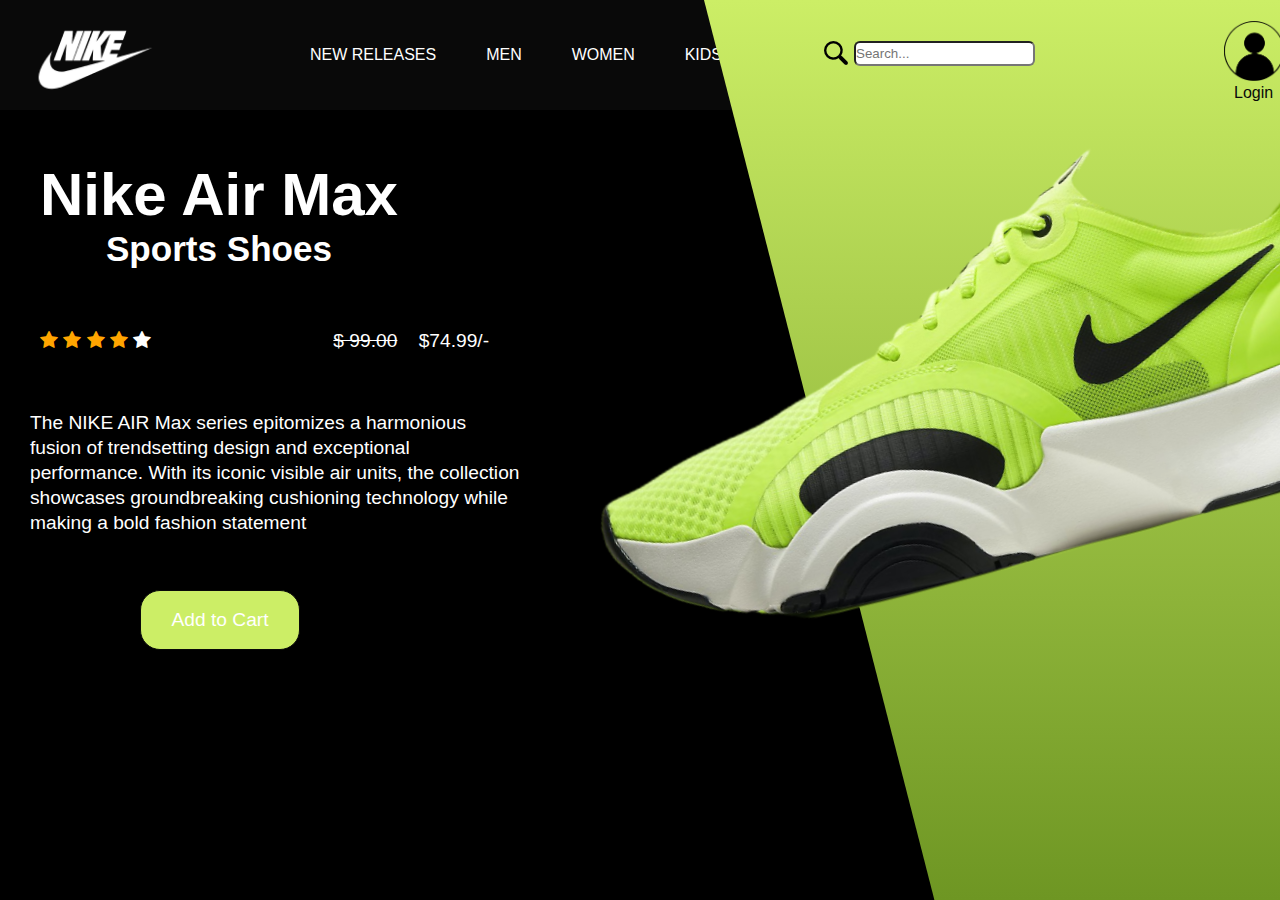
<file: TASK1ProductLandingPage/index.html>
<!DOCTYPE html>
<html lang="en">
  <head>
    <meta charset="UTF-8" />
    <meta name="viewport" content="width=device-width, initial-scale=1.0" />
    <title>NIKE Shoes</title>
    <link rel="shortcut icon" href="favicon.ico" type="image/x-icon">
    <link
      rel="stylesheet"
      href="https://cdnjs.cloudflare.com/ajax/libs/font-awesome/5.15.3/css/all.min.css"
    />
    <link rel="stylesheet" href="https://cdnjs.cloudflare.com/ajax/libs/font-awesome/4.7.0/css/font-awesome.min.css">
    <link rel="stylesheet" href="styles.css">
  </head>
  <body class="body">
    <header>
      <nav class="nav">
        <div class="imgcont">
            <img
              src="Images/nikelogo-removebg-preview.png"
              alt="Logo"
            />
        </div>
        <div class="menu">
                <span><a href="#">New Releases</a></span>
                <span><a href="#">Men</a></span>
                <span><a href="#">Women</a></span>
                <span><a href="#">Kids</a></span>
        </div>
        <div class="greenarea">
          <div class="searchbox">
            <img src="Images/magnifying-glass.png" alt="Search" id="magnify">
            <input type="text" placeholder="Search...">
          </div>
          <a href="#">   <div class="loginicon">
          <img src="Images/login-removebg-preview.png" alt="login" id="login">
            <p>Login</p>  
          </div></a>
        </div>
        <img src="Images/shoe.png" alt="shoe" class="shoeimg">
    </nav>
    </header>
      <div class="body"> 
        <div class="text">
         <div class="h1box"><h1>Nike Air Max</h1> <h3>Sports Shoes</h3></div> 
         <div class="starbox">
          <span class="fa fa-star checked"></span>
          <span class="fa fa-star checked"></span>
          <span class="fa fa-star checked"></span>
          <span class="fa fa-star checked"></span>
          <span class="fa fa-star"></span>
        </div>
        <div class="pricebox">
        <pre>
          <strike>$ 99.00</strike>    $74.99/-
        </pre>
        </div>
         
        <div class="textbox">
          <p>The NIKE AIR Max series epitomizes a harmonious fusion of trendsetting design and exceptional performance. With its iconic visible air units, the collection showcases groundbreaking cushioning technology while making a bold fashion statement</p>
        </div>
        
        <a href="#" onclick="alert('Product Added to Cart Succesfully..!')"><div class="addtocart">
            <p>Add to Cart</p>
        </div>
      </a>
        </div>
      </div>
  
<div class="overlay" id="overlay">
      <div class="fullpage">
        <div class="mainbox">
          <button id="closebutton" class="close-button">X</button>
          <h1>Login</h1>
          <div class="email">
            <input type="email" placeholder="Email" />
          </div>
          <div class="password">
            <input type="password" placeholder="Password" />
          </div>
          <div class="forgotpass">
            <a href="##"><p>Forgot password?</p></a>
          </div>
          <a href="##">
            <div class="loginbox" onclick="alert('Login Succesfull..!')">
              <p>Login</p>
            </div>
          </a>
          <div class="oneline">
            <p>Don't have an account? <a href="###">Signup</a></p>
          </div>
          <br />
          <br />
          <hr />
          <a href="####">
            <div class="media" id="google">
              <img src="Images/search.png" alt="google" />
              <p>Login with Google</p>
            </div>
          </a>
          <a href="###">
            <div class="media" id="facebook">
              <img src="Images/fb.png" alt="facebook">
              <p>Login with Facebook</p>
            </div>
          </a>
        </div>
      </div>
    </div>

<script>
document.addEventListener('DOMContentLoaded', function() {
  const loginButton = document.getElementById('login');
  const overlay = document.getElementById('overlay');
  const closeButton = document.getElementById('closebutton'); // Get the close button element

  loginButton.addEventListener('click', function() {
    overlay.style.display = 'block';
  });

  // Hide the overlay and login box when the close button is clicked
  closeButton.addEventListener('click', function() {
    overlay.style.display = 'none';
  });

  // Hide the overlay and login box when the overlay is clicked
  overlay.addEventListener('click', function(event) {
    if (event.target === overlay) {
      overlay.style.display = 'none';
    }
  });
});

</script>


  </body>
</html>
</file>
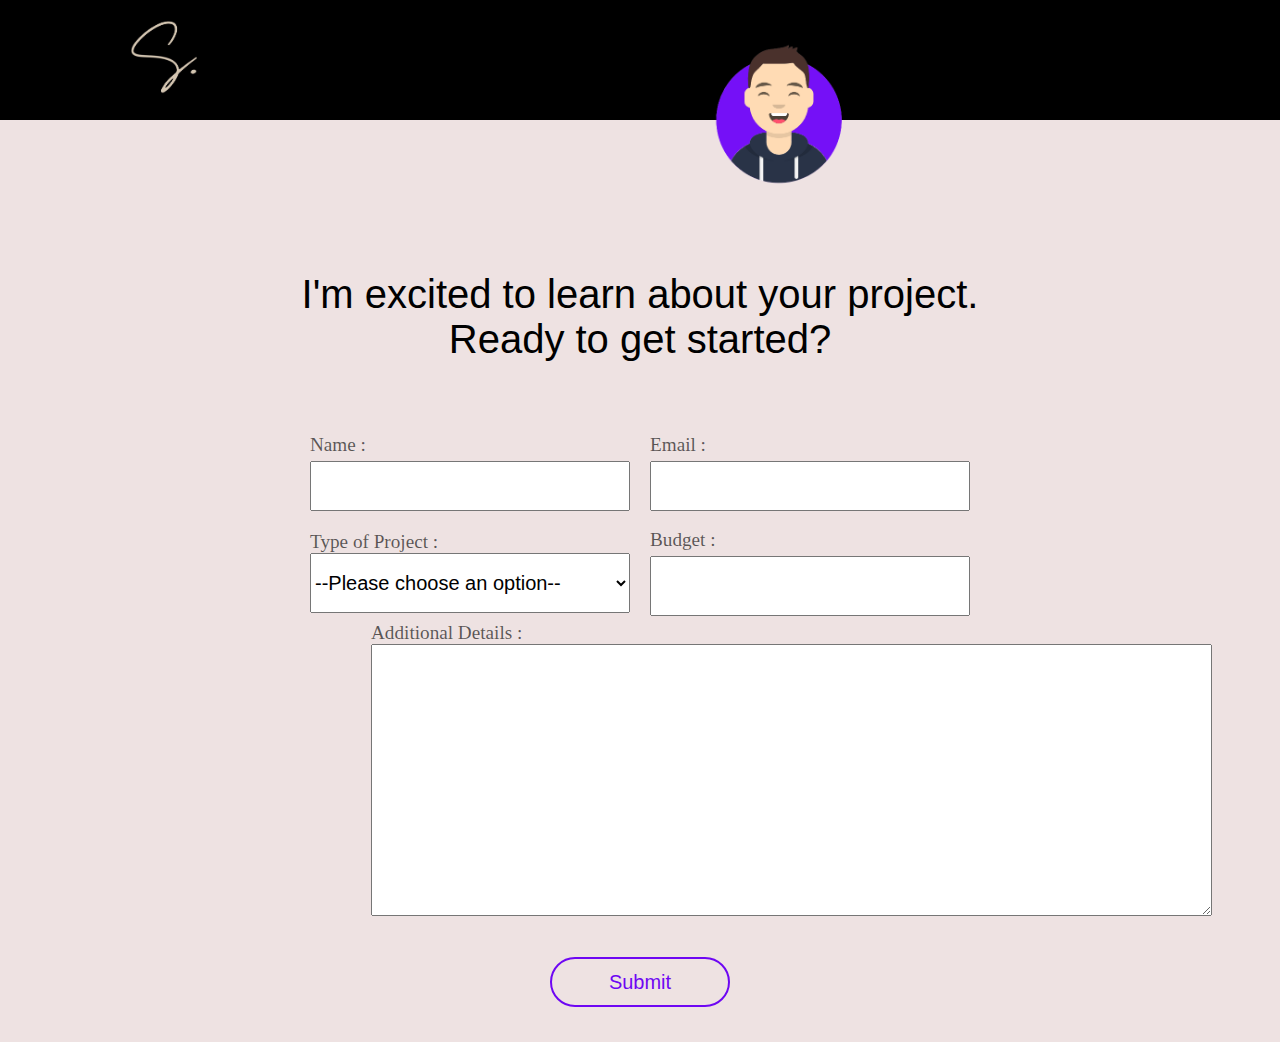
<file: TASK1letsdothis.html>
<!DOCTYPE html>
<html lang="en">
<head>
    <meta charset="UTF-8">
    <meta name="viewport" content="width=device-width, initial-scale=1.0">
    <title>Project | Mohammad Sami</title>
    <link rel="shortcut icon" href="TASK1Images/favicon2.ico" type="image/x-icon">
    <style>
        *{
    margin: 0;
    padding: 0;
    box-sizing: border-box;
    }
    body{
    background-color: rgb(238, 226, 226);
    }
    .navbar{
        height: 120px;
        width: 100%;
        background-color: black;
        position: relative;
    }
    .logo img{
        height: 100px;
        position: absolute;
        top: 5px;
        left: 120px;
    }
    .avatar img{
        height: 150px;
        position: absolute;
        top: 40px;
        left: 700px;
    }
    .cancel{
        position: absolute;
        top: 45px;
        left: 1400px;
    }
    .cancel img{
        height: 30px;
    }
    
    .text{
        margin-top: 80px;
        height: 150px;
        width: 100%;
        text-align: center;
        font-size: 40px;
        font-family: Arial, Helvetica, sans-serif;
    }
    .namenmail{
        height: 100px;
        width: 100%;
        /* background-color: green; */
        display: flex;
        justify-content: center;
        align-items: center;
        gap: 20px;
    }
    .name{
        height: 100%;
        width: 25%;
        /* background-color: yellow; */
        display: flex;
        justify-content: center;
        flex-direction: column;
        gap: 5px;
        /* font-size: 20px; */
    }
    .name input{
        font-size: 25px;
    }
    .mail{
        height: 100%;
        width: 25%;
        /* background-color: rgb(90, 90, 20); */
        display: flex;
        justify-content: center;
        flex-direction: column;
        gap: 5px;
    }
    .mail input{
        font-size: 25px;
    }
    
    .projandbudget{
        width: 100%;
        height: 100px;
        display: flex;
        justify-content: center;
        gap: 20px;
    }
    .budget{
        height: 100%;
        width: 25%;
        display: flex;
        justify-content: center;
        flex-direction: column;
        gap: 5px;
    }
    .typeofproj{
        height: 100%;
        width: 25%;
        display: flex;
        justify-content: center;
        flex-direction: column;
    }
    .typeofproj select{
        font-size: 20px;
        height: 60px;
    }
    .details{
        height: 300px;
        width: 775px;
        margin-left: 371px;
    }
    .msg{
        font-size: 20px;
    }
   
    .submit{
        width: 100%;
        height: 120px;
        /* background-color: yellow; */
        display: flex;
        justify-content:center;
        align-items: center;
    }
    .styled-button {
      width: 180px;
      height: 50px;
      background-color:  transparent;
      color: #6e07f3;
      border: 2px solid #6e07f3;
      font-size: 20px;
      border-radius: 30px;
      cursor: pointer;
      transition: background-color 0.3s ease, color 0.3s ease;
    }
    .styled-button:hover {
      background-color: #6e07f3;
      color: rgb(238, 226, 226);
    }
    </style>
</head>
<body>
    <div class="navbar">
       <div class="logo"><img src="TASK1Images/mylogo.jpg" alt="My Logo"></div> 
       <div class="avatar"><img src="TASK1Images/face_avatar-removebg-preview.png" alt="myavatar"></div>
       <div class="cancel"><a href="TASK1index.html"><img src="TASK1Images/whitecancel.png" alt="cancel"></a></div>
    </div>
    <br> <br> <br> <br>
    <section class="content">
        <!-- <img src="cancel.png" alt=""> -->
        <div class="text">I'm excited to learn about your project. <br> Ready to get started?</div>
        <div class="namenmail">
            <div class="name">
                <span style="color: rgba(11, 11, 11, 0.655); font-size: larger;">Name :</span>
                <input type="text" style="height: 50px;">
            </div>
            <div class="mail">
                <span style="color: rgba(11, 11, 11, 0.655); font-size: larger;">Email :</span>
                <input type="email" style="height: 50px;">
            </div>
        </div>


        <div class="projandbudget">
            <div class="typeofproj">
                    <label style="color: rgba(11, 11, 11, 0.655); font-size: larger;" for="typeofproj">Type of Project :</label> 
                <select name="pets" id="typeofproj">
                <option value="">--Please choose an option--</option>
                 <option value="webapp">Web App</option>
                    <option value="responsive design">Responsive Design</option>
                    <option value="mobileapp">Mobile App</option>
                 <option value="other">Other</option>
            </select>
            </div>
            <div class="budget">
                <span style="color: rgba(11, 11, 11, 0.655); font-size: larger;">Budget :</span> 
                <input type="text" style="height: 60px;">
            </div>

            </div>
        
        
        </div>
        <div class="details">
            <span style="color: rgba(11, 11, 11, 0.655); font-size: larger;">Additional Details :</span> <br>
            <textarea name="msg" id="msg" cols="103" rows="18" ></textarea>
        </div>
        <div class="submit">
            <button class="styled-button" onclick="alert('Thank You...Data Submitted Succesfully..!')">Submit</button>
        </div>
    </section>
</body>
</html>
</file>
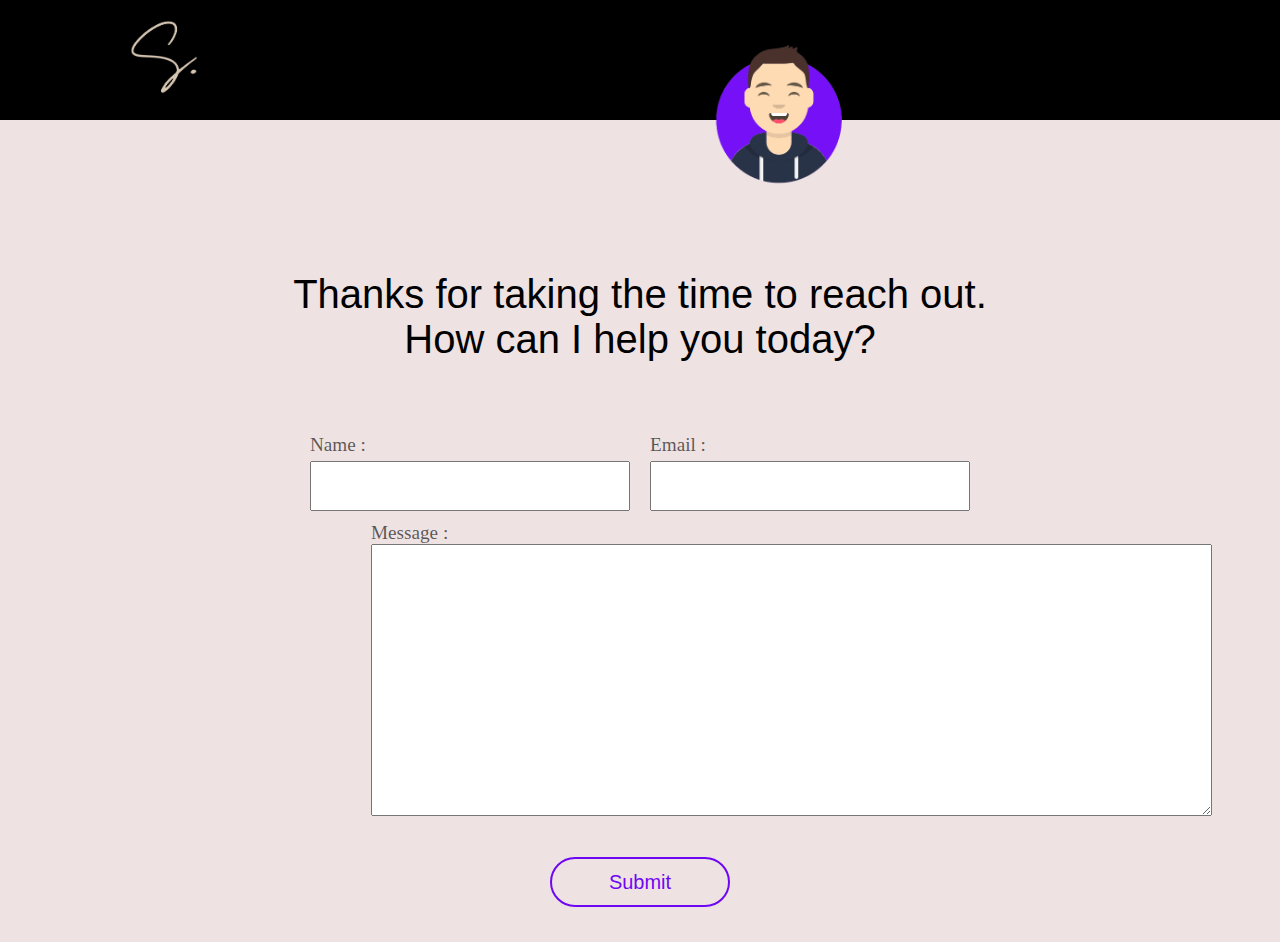
<file: TASK1sayhello.html>
<!DOCTYPE html>
<html lang="en">
<head>
    <meta charset="UTF-8">
    <meta name="viewport" content="width=device-width, initial-scale=1.0">
    <title>Contact | Mohammad Sami</title>
    <link rel="shortcut icon" href="TASK1Images/favicon2.ico" type="image/x-icon">
    <style>
        *{
    margin: 0;
    padding: 0;
    box-sizing: border-box;
    }
    body{
    background-color: rgb(238, 226, 226);
    }
    .navbar{
        height: 120px;
        width: 100%;
        background-color: black;
        position: relative;
    }
    .logo img{
        height: 100px;
        position: absolute;
        top: 5px;
        left: 120px;
    }
    .avatar img{
        height: 150px;
        position: absolute;
        top: 40px;
        left: 700px;
    }
    .cancel{
        position: absolute;
        top: 45px;
        left: 1400px;
    }
    .cancel img{
        height: 30px;
    }
    
    .text{
        margin-top: 80px;
        height: 150px;
        width: 100%;
        text-align: center;
        font-size: 40px;
        font-family: Arial, Helvetica, sans-serif;
    }
    .namenmail{
        height: 100px;
        width: 100%;
        /* background-color: green; */
        display: flex;
        justify-content: center;
        align-items: center;
        gap: 20px;
    }
    .name{
        height: 100%;
        width: 25%;
        /* background-color: yellow; */
        display: flex;
        justify-content: center;
        flex-direction: column;
        gap: 5px;
        /* font-size: 20px; */
    }
    .name input{
        font-size: 25px;
    }
    .mail{
        height: 100%;
        width: 25%;
        /* background-color: rgb(90, 90, 20); */
        display: flex;
        justify-content: center;
        flex-direction: column;
        gap: 5px;
    }
    .mail input{
        font-size: 25px;
    }
    .message{
        height: 300px;
        width: 775px;
        /* background-color: yellow; */
        margin-left: 371px;
    }
    .msg{
        font-size: 20px;
    }
   
    .submit{
        width: 100%;
        height: 120px;
        /* background-color: yellow; */
        display: flex;
        justify-content:center;
        align-items: center;
    }
    .styled-button {
      width: 180px;
      height: 50px;
      background-color:  transparent;
      color: #6e07f3;
      border: 2px solid #6e07f3;
      border-radius: 30px;
      font-size: 20px;
      cursor: pointer;
      transition: background-color 0.3s ease, color 0.3s ease;
    }
    .styled-button:hover {
      background-color: #6e07f3;
      color: rgb(238, 226, 226);
    }
    </style>
</head>
<body>
    <div class="navbar">
       <div class="logo"><img src="TASK1Images/mylogo.jpg" alt="My Logo"></div> 
       <div class="avatar"><img src="TASK1Images/face_avatar-removebg-preview.png" alt="myavatar"></div>
       <div class="cancel"><a href="TASK1index.html"><img src="TASK1Images/whitecancel.png" alt="cancel"></a></div>
    </div>
    <br> <br> <br> <br>
    <section class="content">
        <!-- <img src="cancel.png" alt=""> -->
        <div class="text">Thanks for taking the time to reach out. <br>How can I help you today?</div>
        <div class="namenmail">
            <div class="name">
                <span style="color: rgba(11, 11, 11, 0.655); font-size: larger;">Name :</span>
                <input type="text" style="height: 50px;">
            </div>
            <div class="mail">
                <span style="color: rgba(11, 11, 11, 0.655); font-size: larger;">Email :</span>
                <input type="email" style="height: 50px;">
            </div>
        </div>
        <div class="message">
            <span style="color: rgba(11, 11, 11, 0.655); font-size: larger;">Message :</span> <br>
            <textarea name="msg" id="msg" cols="103" rows="18" ></textarea>
        </div>
        <div class="submit">
            <button class="styled-button" onclick="alert('Thank You...Data Submitted Succesfully..!')">Submit</button>
        </div>
    </section>
</body>
</html>
</file>
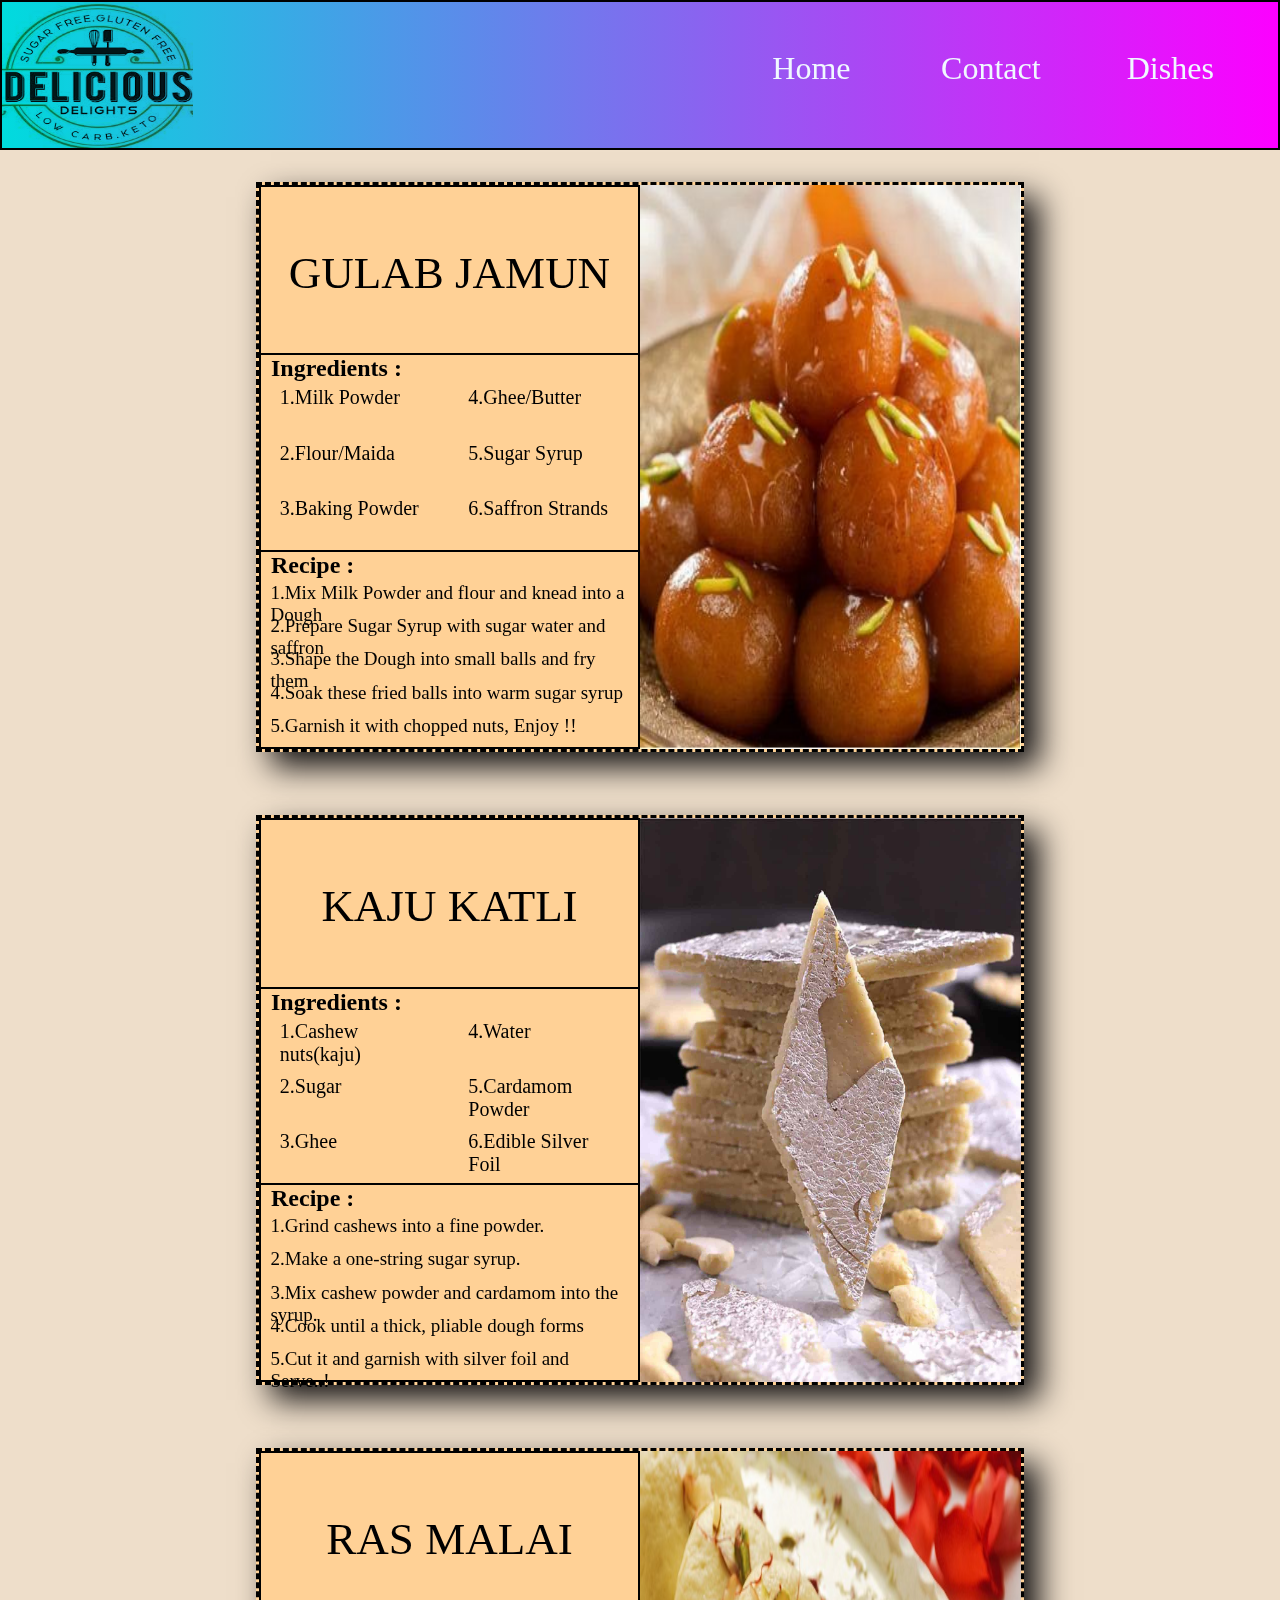
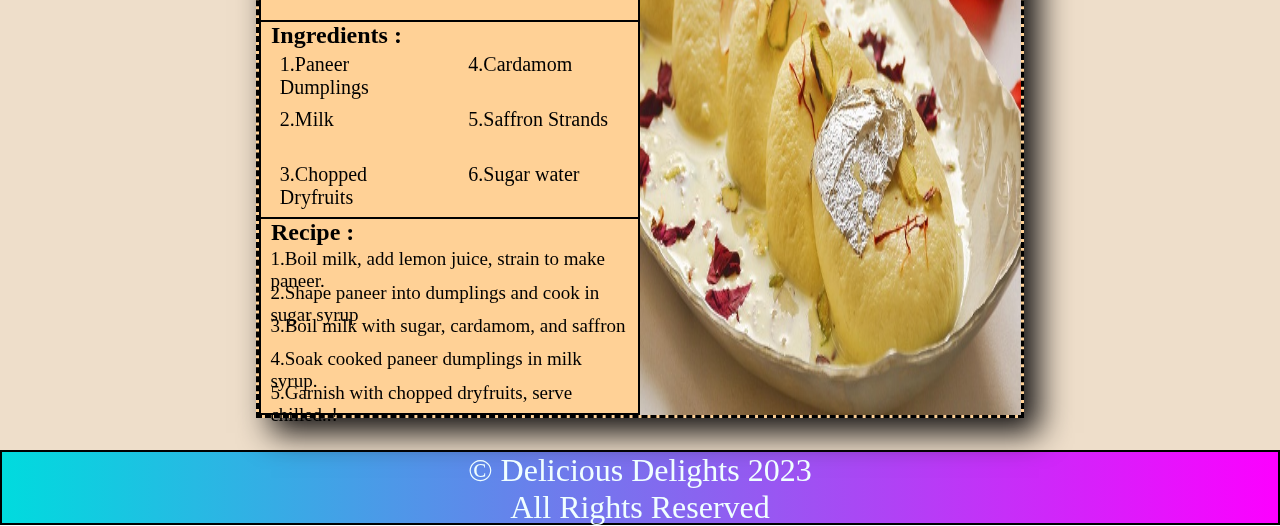
<file: TASK1Delicious Delights/lec26_DeliciousDelights_PRJCT.html>
<!DOCTYPE html>
<html lang="en">
<head>
    <meta charset="UTF-8">
    <meta name="viewport" content="width=device-width, initial-scale=1.0">
    <title>Delicious Delights</title>
    <link rel="stylesheet" href="deliciousdelights.css">
    <link rel="stylesheet" href="https://cdnjs.cloudflare.com/ajax/libs/font-awesome/6.0.0-beta3/css/all.min.css" integrity="sha512-ABCDEF1234567..." crossorigin="anonymous">
    <link rel="shortcut icon" href="favicon1.ico" type="image/x-icon">

</head>
<body>
    <header>
        <div class="headbox">
            <div class="logobox">
                <img src="Delicious Delights logo.jfif" alt="Delicious Delights">
            </div>
            <div class="linkbox">
                <div class="box" id="box1">
                        <a href="#">Home</a>
                </div>
                <div class="box" id="box2">
                        <a href="#">Contact</a>
                </div>
                <div class="box" id="box3">
                        <a href="#">Dishes</a>
                </div>
            </div>
        </div>
        </header>
        <main>
            <div class="mainbox">


                <div class="dishes" id="box1">
                    <div class="contentbox">
                        <div class="titlebox"> <p>GULAB JAMUN</p></div>
                        <div class="ingbox">
                            <h2>Ingredients :</h2>
                            <div class="listdabba">
                                <div class="leftdabba">
                                    <div class="lefting"> 1.Milk Powder</div>
                                    <div class="lefting"> 2.Flour/Maida</div>
                                    <div class="lefting">  3.Baking Powder</div>
                                </div>
                                <div class="rightdabba">
                                    <div class="righting">4.Ghee/Butter</div>
                                    <div class="righting">5.Sugar Syrup</div>
                                    <div class="righting">6.Saffron Strands</div>
                                </div>
                            </div>
                        </div>
                        <div class="methodbox">
                            <h2>Recipe :</h2>
                            <div class="recipedabba">
                                <div class="recipeboxes">1.Mix Milk Powder and flour and knead into a Dough</div>
                                <div class="recipeboxes">2.Prepare Sugar Syrup with sugar water and saffron </div>
                                <div class="recipeboxes">3.Shape the Dough into small balls and fry them</div>
                                <div class="recipeboxes">4.Soak these fried balls into warm sugar syrup</div>
                                <div class="recipeboxes">5.Garnish it with chopped nuts, Enjoy !!</div>
                            </div>
                        </div>
                    </div>
                    <div class="imgbox">
                        <img src="gulabjamun.jpeg" alt="Gulab Jamun">
                        <div class="overlay">
                            <span><a href="#" onclick="alert('Sorry, Work in Progress..!!')"><i class="fas fa-shopping-bag"></i>Click here to Buy now</a></span>
                        </div>
                    </div>
                </div>


                <div class="dishes" id="box2">
                    <div class="contentbox">
                        <div class="titlebox"> <p>KAJU KATLI</p></div>
                        <div class="ingbox">
                            <h2>Ingredients :</h2>
                            <div class="listdabba">
                                <div class="leftdabba">
                                    <div class="lefting"> 1.Cashew nuts(kaju)</div>
                                    <div class="lefting"> 2.Sugar</div>
                                    <div class="lefting">  3.Ghee</div>
                                </div>
                                <div class="rightdabba">
                                    <div class="righting">4.Water</div>
                                    <div class="righting">5.Cardamom Powder</div>
                                    <div class="righting">6.Edible Silver Foil</div>
                                </div>
                            </div>
                        </div>
                        <div class="methodbox">
                            <h2>Recipe :</h2>
                            <div class="recipedabba">
                                <div class="recipeboxes">1.Grind cashews into a fine powder.</div>
                                <div class="recipeboxes">2.Make a one-string sugar syrup. </div>
                                <div class="recipeboxes">3.Mix cashew powder and cardamom into the syrup.</div>
                                <div class="recipeboxes">4.Cook until a thick, pliable dough forms</div>
                                <div class="recipeboxes">5.Cut it and garnish with silver foil and Serve..!</div>
                            </div>
                        </div>
                    </div>
                    <div class="imgbox">
                        <img src="kaju katli.jpg" alt="Kaju Katli">
                        <div class="overlay">
                            <span><a href="#" onclick="alert('Sorry, Work in Progress')"><i class="fas fa-shopping-cart"></i>Click here to Buy now</a></span>
                        </div>
                    </div>
                </div>



                <div class="dishes" id="box3">
                    <div class="contentbox">
                        <div class="titlebox"> <p>RAS MALAI</p></div>
                        <div class="ingbox">
                            <h2>Ingredients :</h2>
                            <div class="listdabba">
                                <div class="leftdabba">
                                    <div class="lefting"> 1.Paneer Dumplings</div>
                                    <div class="lefting"> 2.Milk</div>
                                    <div class="lefting">  3.Chopped Dryfruits</div>
                                </div>
                                <div class="rightdabba">
                                    <div class="righting">4.Cardamom</div>
                                    <div class="righting">5.Saffron Strands</div>
                                    <div class="righting">6.Sugar water</div>
                                </div>
                            </div>
                        </div>
                        <div class="methodbox">
                            <h2>Recipe :</h2>
                            <div class="recipedabba">
                                <div class="recipeboxes">1.Boil milk, add lemon juice, strain to make paneer.</div>
                                <div class="recipeboxes">2.Shape paneer into dumplings and cook in sugar syrup </div>
                                <div class="recipeboxes">3.Boil milk with sugar, cardamom, and saffron</div>
                                <div class="recipeboxes">4.Soak cooked paneer dumplings in milk syrup.</div>
                                <div class="recipeboxes">5.Garnish with chopped dryfruits, serve chilled..!</div>
                            </div>
                        </div>
                    </div>
                    <div class="imgbox">
                        <img src="ras-malai_8000.jpg" alt="Ras Malai">
                        <div class="overlay">
                            <span><a href="#" onclick="alert('Sorry, Work in Progress')"> <i class="fas fa-shopping-bag"></i>Click here to Buy now</a></span>
                        </div>
                    </div>
                </div>
            </div>
        </main>
        <footer>
            <div class="footbox">
                &copy; Delicious Delights 2023 <br> All Rights Reserved
            </div>
        </footer>
</body>
</html>
</file>
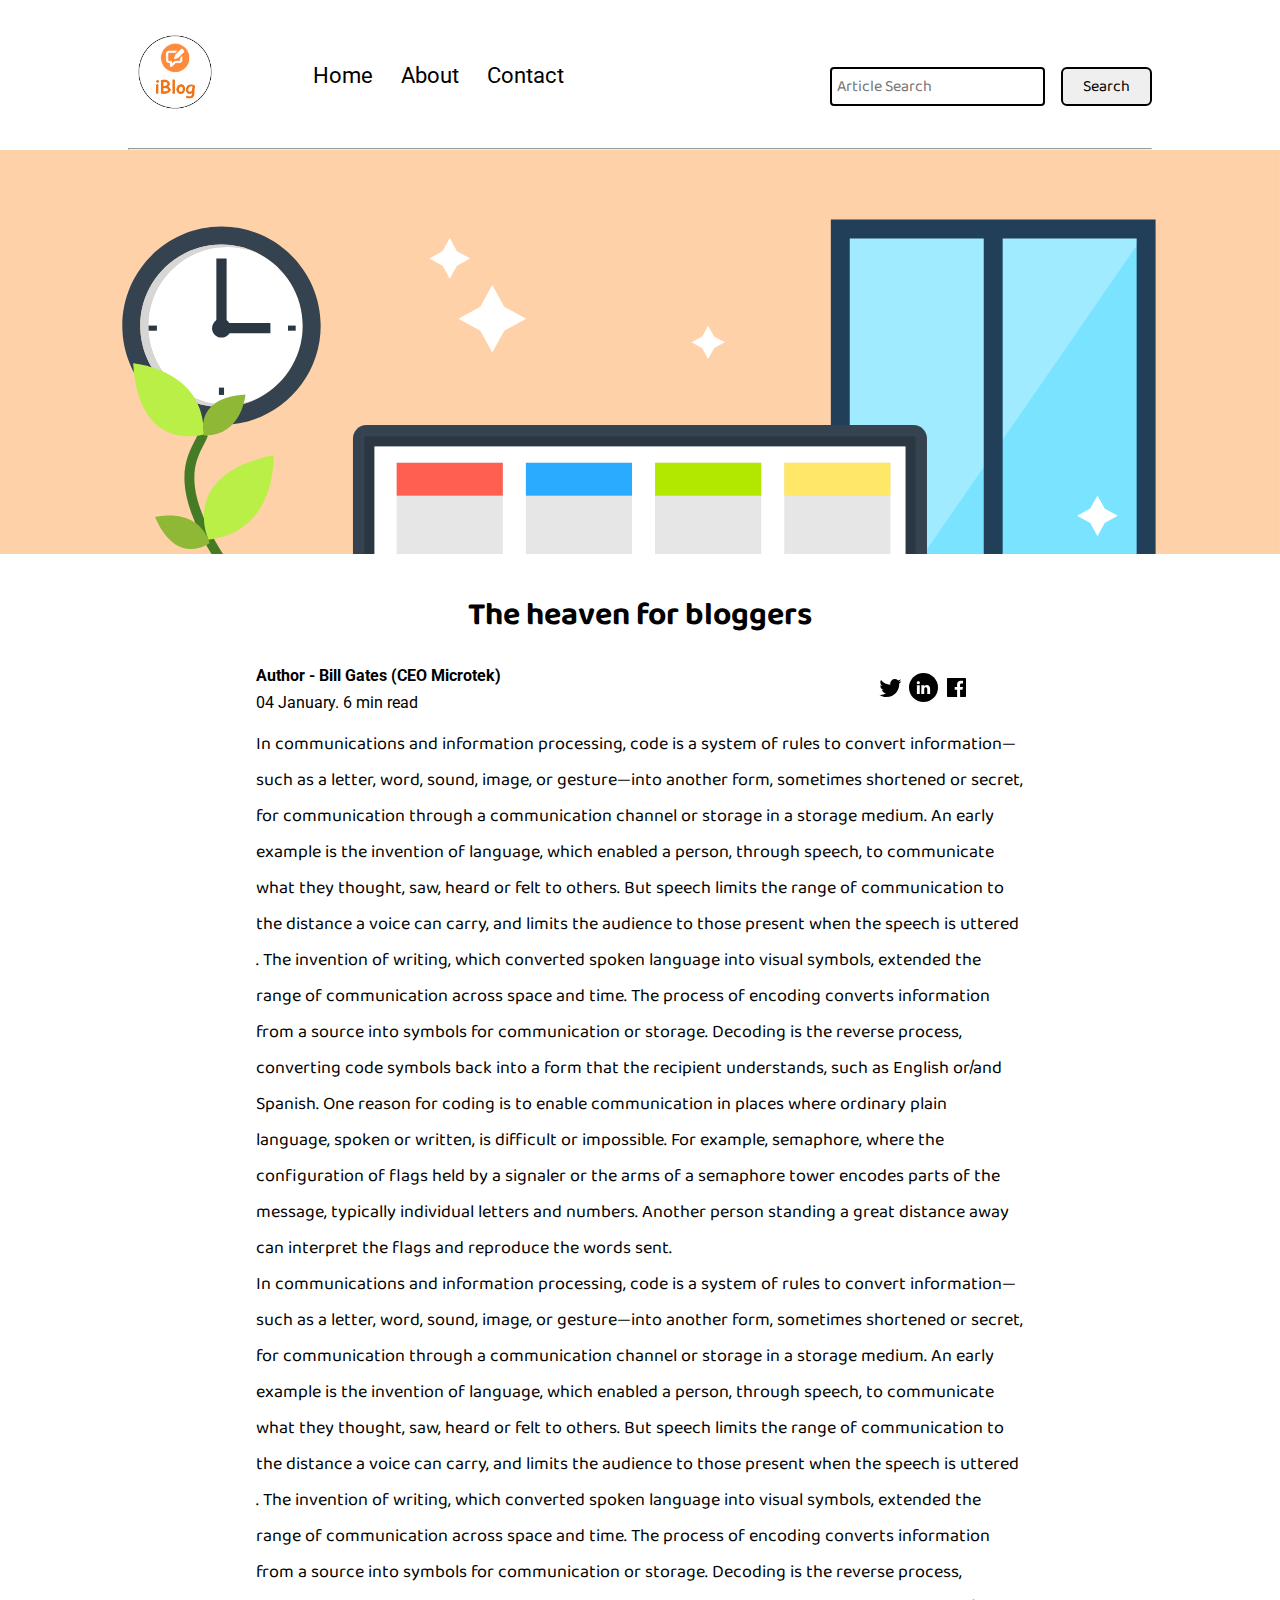
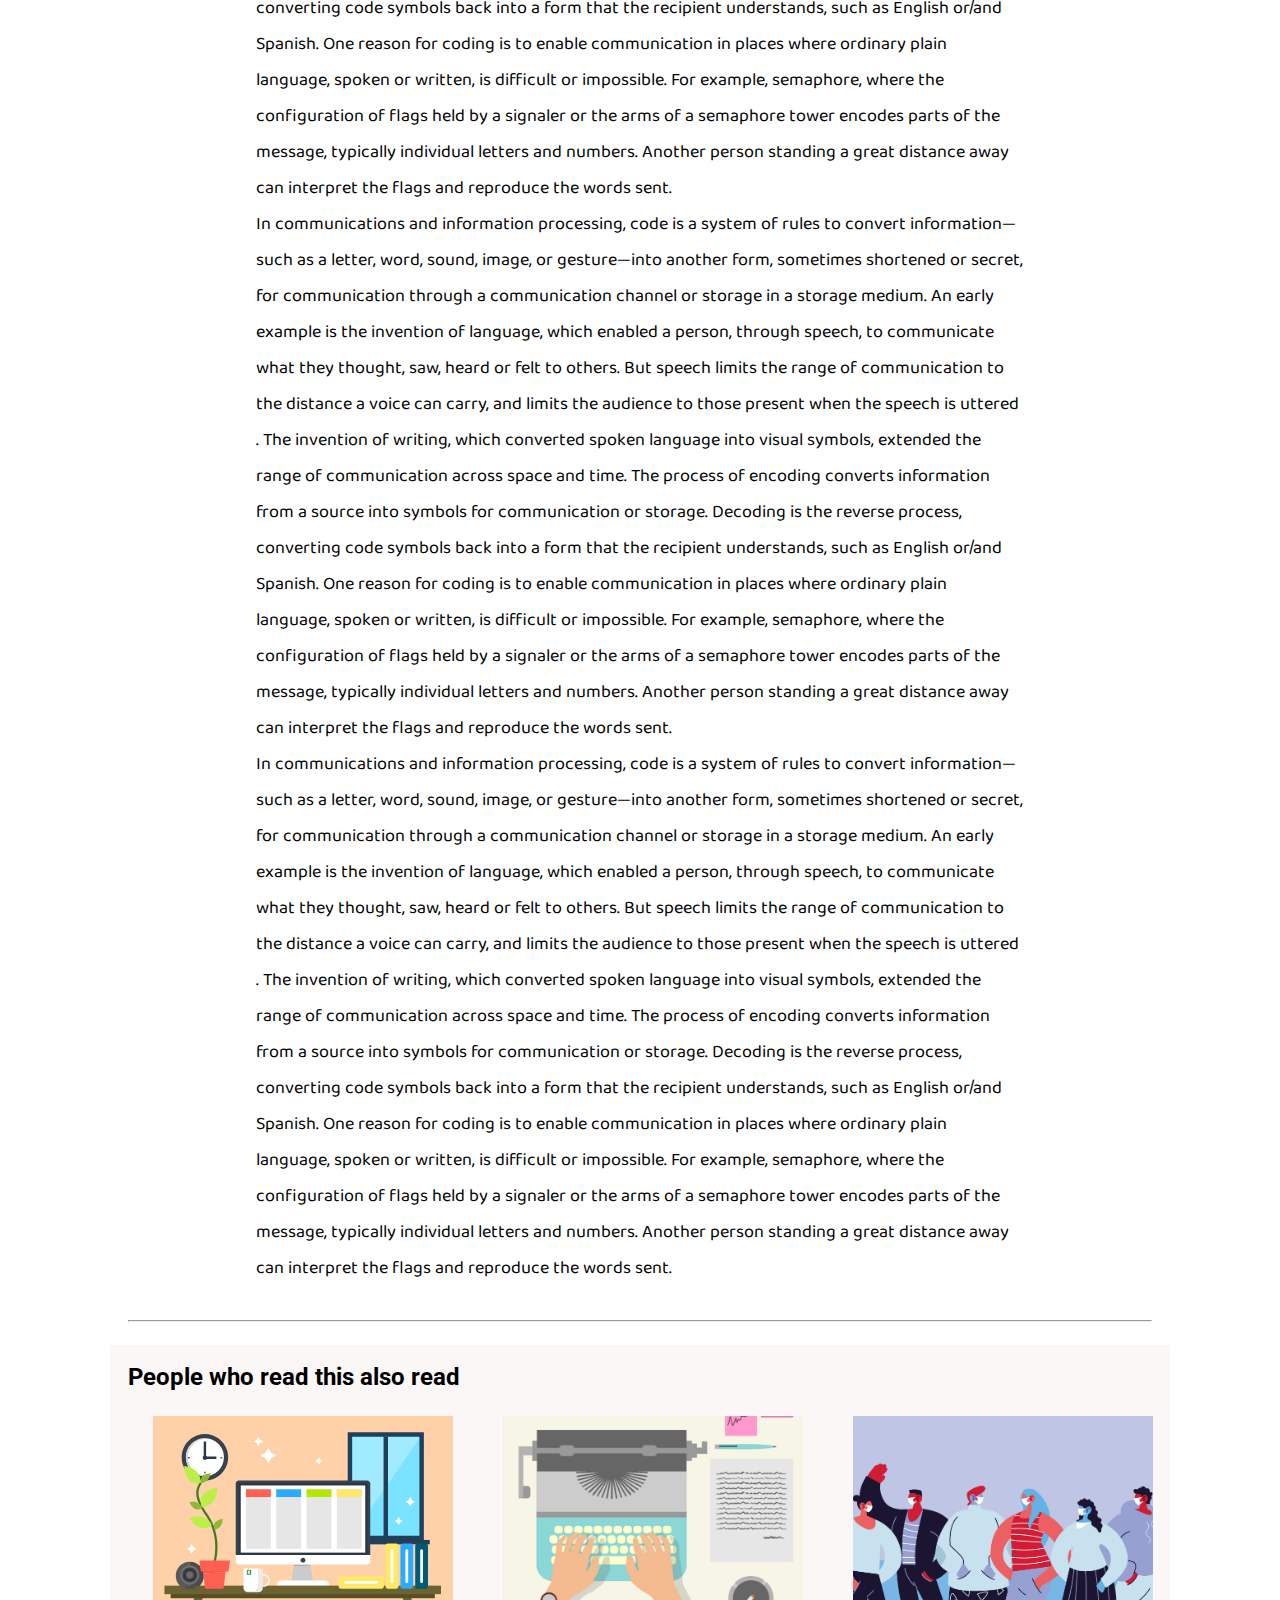
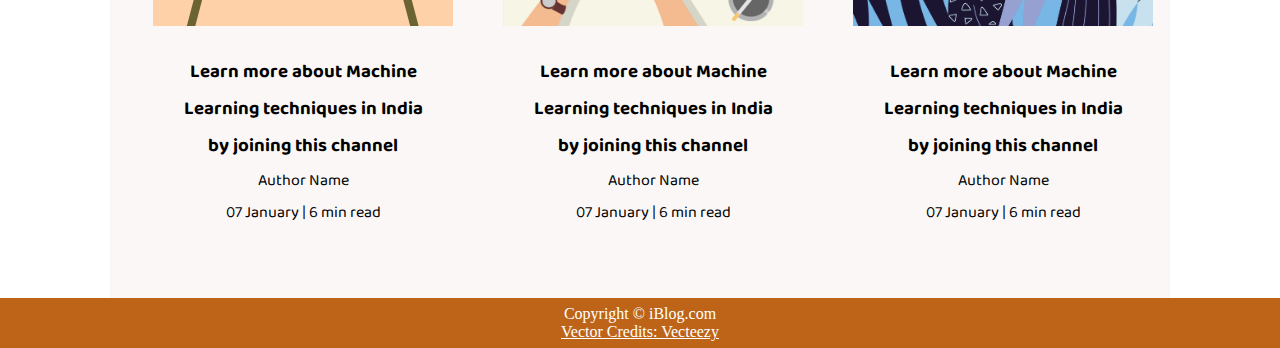
<file: TASK3/blogpost.html>
<!DOCTYPE html>
<html lang="en">
<head>
    <meta charset="UTF-8">
    <meta name="viewport" content="width=device-width, initial-scale=1.0">
    <link rel="stylesheet" href="css/utils.css">
    <link rel="stylesheet" href="css/style.css">
    <link rel="stylesheet" href="css/blogpost.css">
    <link rel="stylesheet" href="css/mobile.css">
    <title>iBlog - Heaven for bloggers</title>
</head>
<body>
    <nav class="navigation max-width-1 m-auto">
        <div class="nav-left">
            <a href="/">
                <span><img src="img/logo.png" width="94px" alt=""></span>
            </a>
            <ul>
                <li><a href="/">Home</a></li>
                <li><a href="#">About</a></li>
                <li><a href="/contact.html">Contact</a></li>
            </ul>
        </div>
        <div class="nav-right">
            <form action="/search.html" method="get">
                <input class="form-input" type="text" name="query" placeholder="Article Search">
                <button class="btn">Search</button>
            </form>

        </div>

    </nav>
    <div class="max-width-1 m-auto">
        <hr>
    </div>
    <div class="post-img">
        <img src="img/11.svg" alt="">
    </div>
    <div class="m-auto blog-post-content max-width-2 m-auto my-2">
        <h1 class="font1">The heaven for bloggers</h1>
        <div class="blogpost-meta">
            <div class="author-info">
                <div>
                <b>
                  Author - Bill Gates (CEO Microtek)
                </b>
                </div>
                <div>04 January. 6 min read</div>
            </div>
            <div class="social">
                <svg width="29" height="29" class="hk"><path d="M22.05 7.54a4.47 4.47 0 0 0-3.3-1.46 4.53 4.53 0 0 0-4.53 4.53c0 .35.04.7.08 1.05A12.9 12.9 0 0 1 5 6.89a5.1 5.1 0 0 0-.65 2.26c.03 1.6.83 2.99 2.02 3.79a4.3 4.3 0 0 1-2.02-.57v.08a4.55 4.55 0 0 0 3.63 4.44c-.4.08-.8.13-1.21.16l-.81-.08a4.54 4.54 0 0 0 4.2 3.15 9.56 9.56 0 0 1-5.66 1.94l-1.05-.08c2 1.27 4.38 2.02 6.94 2.02 8.3 0 12.86-6.9 12.84-12.85.02-.24 0-.43 0-.65a8.68 8.68 0 0 0 2.26-2.34c-.82.38-1.7.62-2.6.72a4.37 4.37 0 0 0 1.95-2.51c-.84.53-1.81.9-2.83 1.13z"></path></svg>

                <svg style="background: black;
                border-radius: 21px;" width="29" height="29" viewBox="0 0 29 29" fill="none" class="hk"><path d="M5 6.36C5 5.61 5.63 5 6.4 5h16.2c.77 0 1.4.61 1.4 1.36v16.28c0 .75-.63 1.36-1.4 1.36H6.4c-.77 0-1.4-.6-1.4-1.36V6.36z"></path><path fill-rule="evenodd" clip-rule="evenodd" d="M10.76 20.9v-8.57H7.89v8.58h2.87zm-1.44-9.75c1 0 1.63-.65 1.63-1.48-.02-.84-.62-1.48-1.6-1.48-.99 0-1.63.64-1.63 1.48 0 .83.62 1.48 1.59 1.48h.01zM12.35 20.9h2.87v-4.79c0-.25.02-.5.1-.7.2-.5.67-1.04 1.46-1.04 1.04 0 1.46.8 1.46 1.95v4.59h2.87v-4.92c0-2.64-1.42-3.87-3.3-3.87-1.55 0-2.23.86-2.61 1.45h.02v-1.24h-2.87c.04.8 0 8.58 0 8.58z" fill="#fff"></path></svg>

                <svg width="29" height="29" class="hk"><path d="M23.2 5H5.8a.8.8 0 0 0-.8.8V23.2c0 .44.35.8.8.8h9.3v-7.13h-2.38V13.9h2.38v-2.38c0-2.45 1.55-3.66 3.74-3.66 1.05 0 1.95.08 2.2.11v2.57h-1.5c-1.2 0-1.48.57-1.48 1.4v1.96h2.97l-.6 2.97h-2.37l.05 7.12h5.1a.8.8 0 0 0 .79-.8V5.8a.8.8 0 0 0-.8-.79"></path></svg>

            </div>
        </div>
         <p class="font1">In communications and information processing, code is a system of rules to convert information—such as a letter, word, sound, image, or gesture—into another form, sometimes shortened or secret, for communication through a communication channel or storage in a storage medium. An early example is the invention of language, which enabled a person, through speech, to communicate what they thought, saw, heard or felt to others. But speech limits the range of communication to the distance a voice can carry, and limits the audience to those present when the speech is uttered . The invention of writing, which converted spoken language into visual symbols, extended the range of communication across space and time.

            The process of encoding converts information from a source into symbols for communication or storage. Decoding is the reverse process, converting code symbols back into a form that the recipient understands, such as English or/and Spanish.
            
            One reason for coding is to enable communication in places where ordinary plain language, spoken or written, is difficult or impossible. For example, semaphore, where the configuration of flags held by a signaler or the arms of a semaphore tower encodes parts of the message, typically individual letters and numbers. Another person standing a great distance away can interpret the flags and reproduce the words sent.</p>
         <p class="font1">In communications and information processing, code is a system of rules to convert information—such as a letter, word, sound, image, or gesture—into another form, sometimes shortened or secret, for communication through a communication channel or storage in a storage medium. An early example is the invention of language, which enabled a person, through speech, to communicate what they thought, saw, heard or felt to others. But speech limits the range of communication to the distance a voice can carry, and limits the audience to those present when the speech is uttered . The invention of writing, which converted spoken language into visual symbols, extended the range of communication across space and time.

            The process of encoding converts information from a source into symbols for communication or storage. Decoding is the reverse process, converting code symbols back into a form that the recipient understands, such as English or/and Spanish.
            
            One reason for coding is to enable communication in places where ordinary plain language, spoken or written, is difficult or impossible. For example, semaphore, where the configuration of flags held by a signaler or the arms of a semaphore tower encodes parts of the message, typically individual letters and numbers. Another person standing a great distance away can interpret the flags and reproduce the words sent.</p>
         <p class="font1">In communications and information processing, code is a system of rules to convert information—such as a letter, word, sound, image, or gesture—into another form, sometimes shortened or secret, for communication through a communication channel or storage in a storage medium. An early example is the invention of language, which enabled a person, through speech, to communicate what they thought, saw, heard or felt to others. But speech limits the range of communication to the distance a voice can carry, and limits the audience to those present when the speech is uttered . The invention of writing, which converted spoken language into visual symbols, extended the range of communication across space and time.

            The process of encoding converts information from a source into symbols for communication or storage. Decoding is the reverse process, converting code symbols back into a form that the recipient understands, such as English or/and Spanish.
            
            One reason for coding is to enable communication in places where ordinary plain language, spoken or written, is difficult or impossible. For example, semaphore, where the configuration of flags held by a signaler or the arms of a semaphore tower encodes parts of the message, typically individual letters and numbers. Another person standing a great distance away can interpret the flags and reproduce the words sent.</p>
         <p class="font1">In communications and information processing, code is a system of rules to convert information—such as a letter, word, sound, image, or gesture—into another form, sometimes shortened or secret, for communication through a communication channel or storage in a storage medium. An early example is the invention of language, which enabled a person, through speech, to communicate what they thought, saw, heard or felt to others. But speech limits the range of communication to the distance a voice can carry, and limits the audience to those present when the speech is uttered . The invention of writing, which converted spoken language into visual symbols, extended the range of communication across space and time.

            The process of encoding converts information from a source into symbols for communication or storage. Decoding is the reverse process, converting code symbols back into a form that the recipient understands, such as English or/and Spanish.
            
            One reason for coding is to enable communication in places where ordinary plain language, spoken or written, is difficult or impossible. For example, semaphore, where the configuration of flags held by a signaler or the arms of a semaphore tower encodes parts of the message, typically individual letters and numbers. Another person standing a great distance away can interpret the flags and reproduce the words sent.</p>
    </div>

    <div class="max-width-1 m-auto"><hr></div>
    <div class="home-articles max-width-1 m-auto font2">
        <h2>People who read this also read</h2>
        <div class="row">

       
        <div class="home-article more-post">
            <div class="home-article-img">
                <img src="img/11.svg" alt="article">
            </div>
            <div class="home-article-content font1 center">
                <a href="/blogpost.html"><h3>Learn more about Machine Learning techniques in India by joining this channel</h3></a>
                
                <div>Author Name</div>
                <span>07 January | 6 min read</span>
            </div>
        </div>
        <div class="home-article more-post">
            <div class="home-article-img">
                <img src="img/1.png" alt="article">
            </div>
            <div class="home-article-content font1 center">
                <a href="/blogpost.html"><h3>Learn more about Machine Learning techniques in India by joining this channel</h3></a>
                
                <div>Author Name</div>
                <span>07 January | 6 min read</span>
            </div>
        </div>
        <div class="home-article more-post">
            <div class="home-article-img">
                <img src="img/2.png" alt="article">
            </div>
            <div class="home-article-content font1 center">
                <a href="/blogpost.html"><h3>Learn more about Machine Learning techniques in India by joining this channel</h3></a>
                
                <div>Author Name</div>
                <span>07 January | 6 min read</span>
            </div>
        </div>
        
    </div>
    </div>

    <div class="footer">
        <p>Copyright &copy; iBlog.com </p>
         <a href="https://www.vecteezy.com/free-vector/typewriter">Vector Credits: Vecteezy</a> 
    </div>
</body>
</html>
</file>
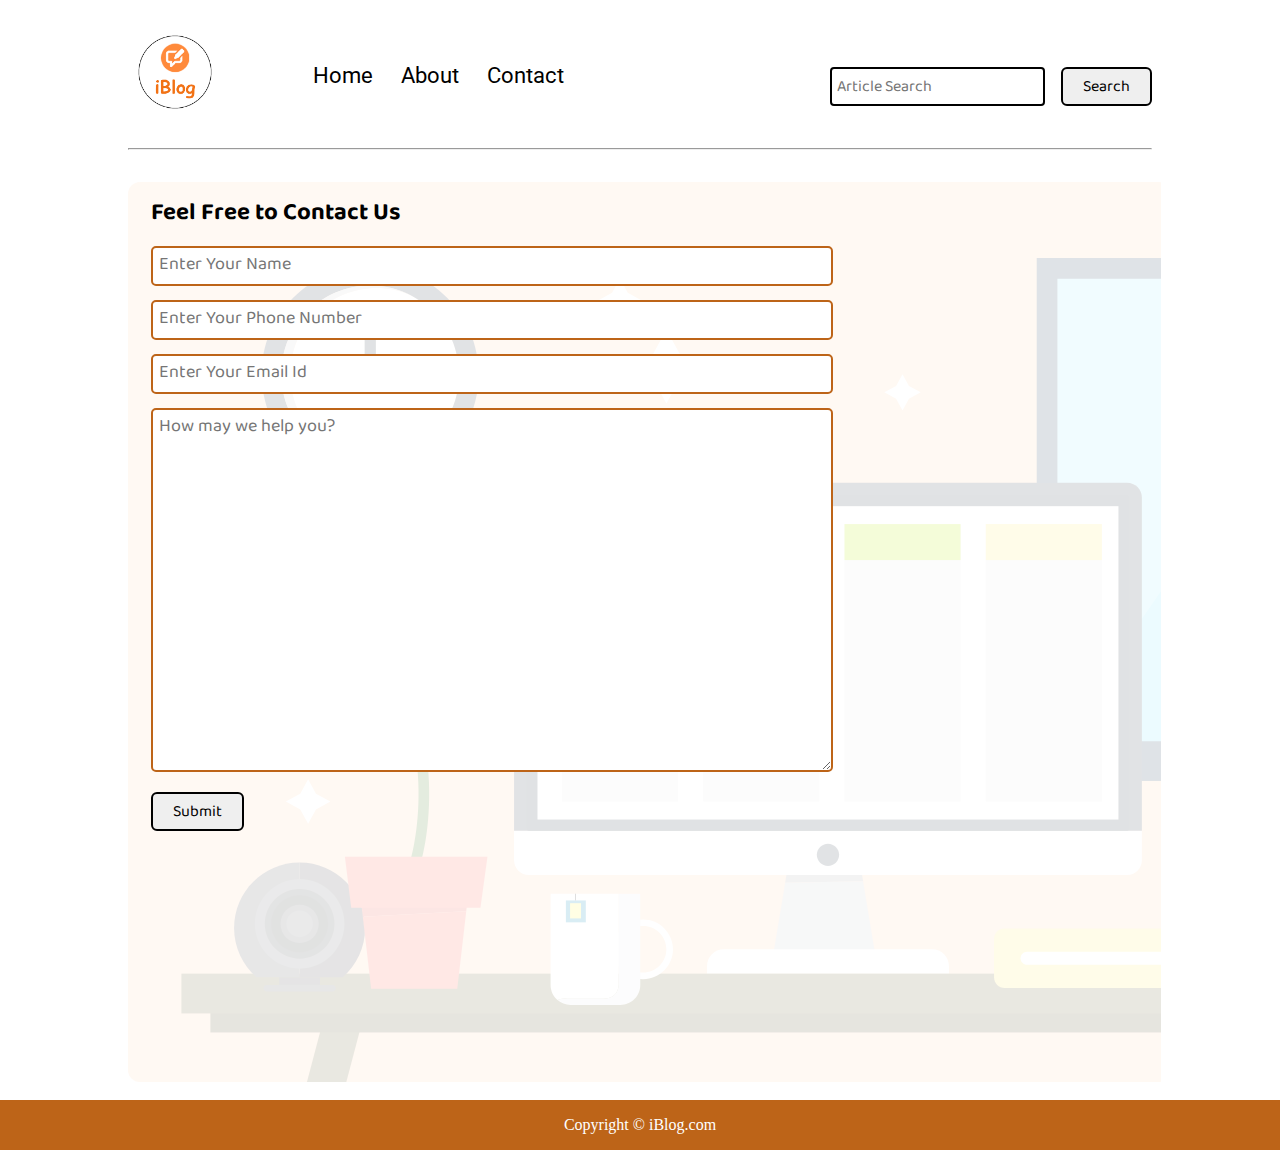
<file: TASK3/contact.html>
<!DOCTYPE html>
<html lang="en">
<head>
    <meta charset="UTF-8">
    <meta name="viewport" content="width=device-width, initial-scale=1.0">
    <link rel="stylesheet" href="css/utils.css">
    <link rel="stylesheet" href="css/style.css">
    <link rel="stylesheet" href="css/contact.css">
    <link rel="stylesheet" href="css/mobile.css">
    <title>iBlog - Heaven for bloggers</title>
</head>
<body>
    <nav class="navigation max-width-1 m-auto">
        <div class="nav-left">
            <a href="/">
                <span><img src="img/logo.png" width="94px" alt=""></span>
            </a>
            <ul>
                <li><a href="/">Home</a></li>
                <li><a href="#">About</a></li>
                <li><a href="contact.html">Contact</a></li>
            </ul>
        </div>
        <div class="nav-right">
            <form method="get">
                <input class="form-input" type="text" name="query" placeholder="Article Search">
                <button class="btn">Search</button>
            </form>

        </div>

    </nav>
    <div class="max-width-1 m-auto">
        <hr>
    </div>
    <div class="contact-content font1 max-width-1 m-auto">
        <div class="max-width-1 m-auto mx-1">
            <h2>Feel Free to Contact Us</h2>
            <div class="contact-form">
                <div class="form-box">
                    <input type="text" placeholder="Enter Your Name">
                </div>
                <div class="form-box">
                    <input type="text" placeholder="Enter Your Phone Number">
                </div>
                <div class="form-box">
                    <input type="text" placeholder="Enter Your Email Id">
                </div>
                <div class="form-box">
                    <textarea name="" id="" cols="30" rows="10" placeholder="How may we help you?"></textarea>
                </div>
                <div class="form-box">
                    <button class="btn">Submit</button>
                </div>

            </div>
        </div>

    </div>
 

   

    <div class="footer">
        <p>Copyright &copy; iBlog.com </p>
    </div>
</body>
</html>
</file>
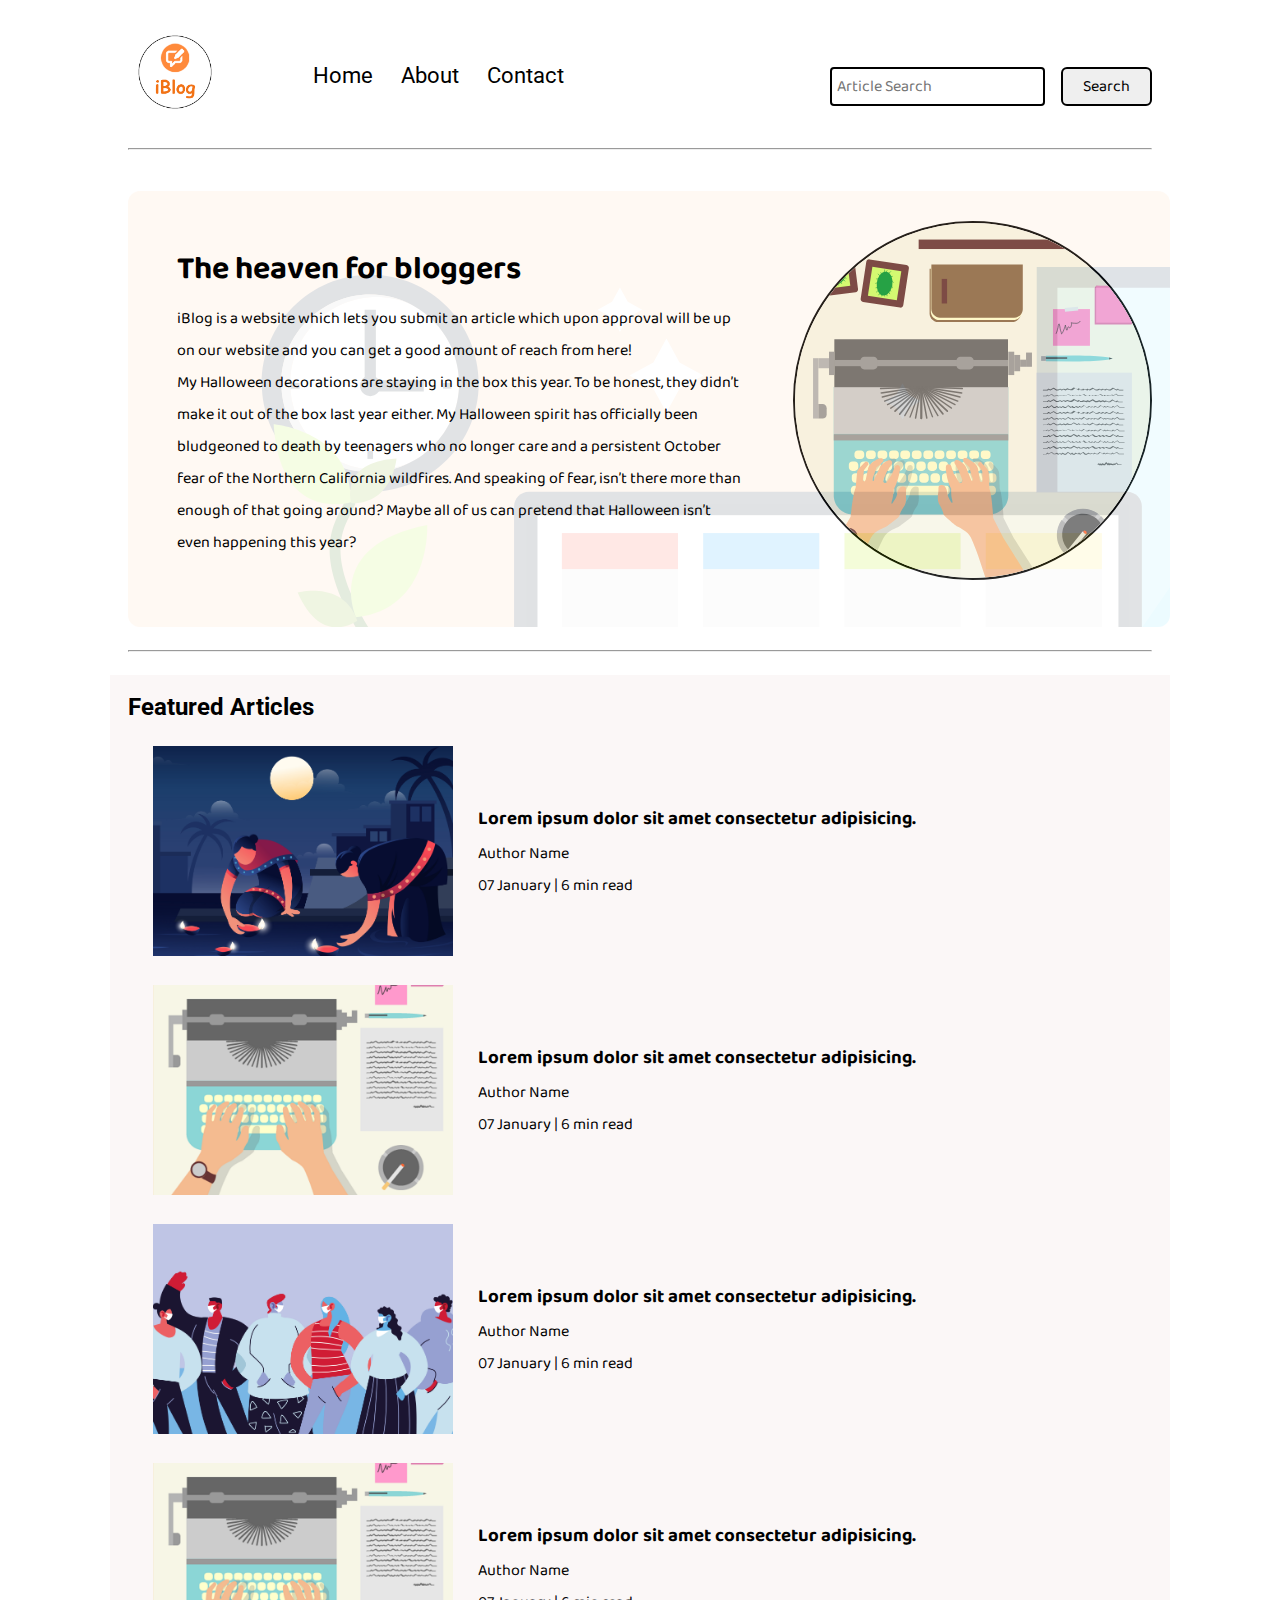
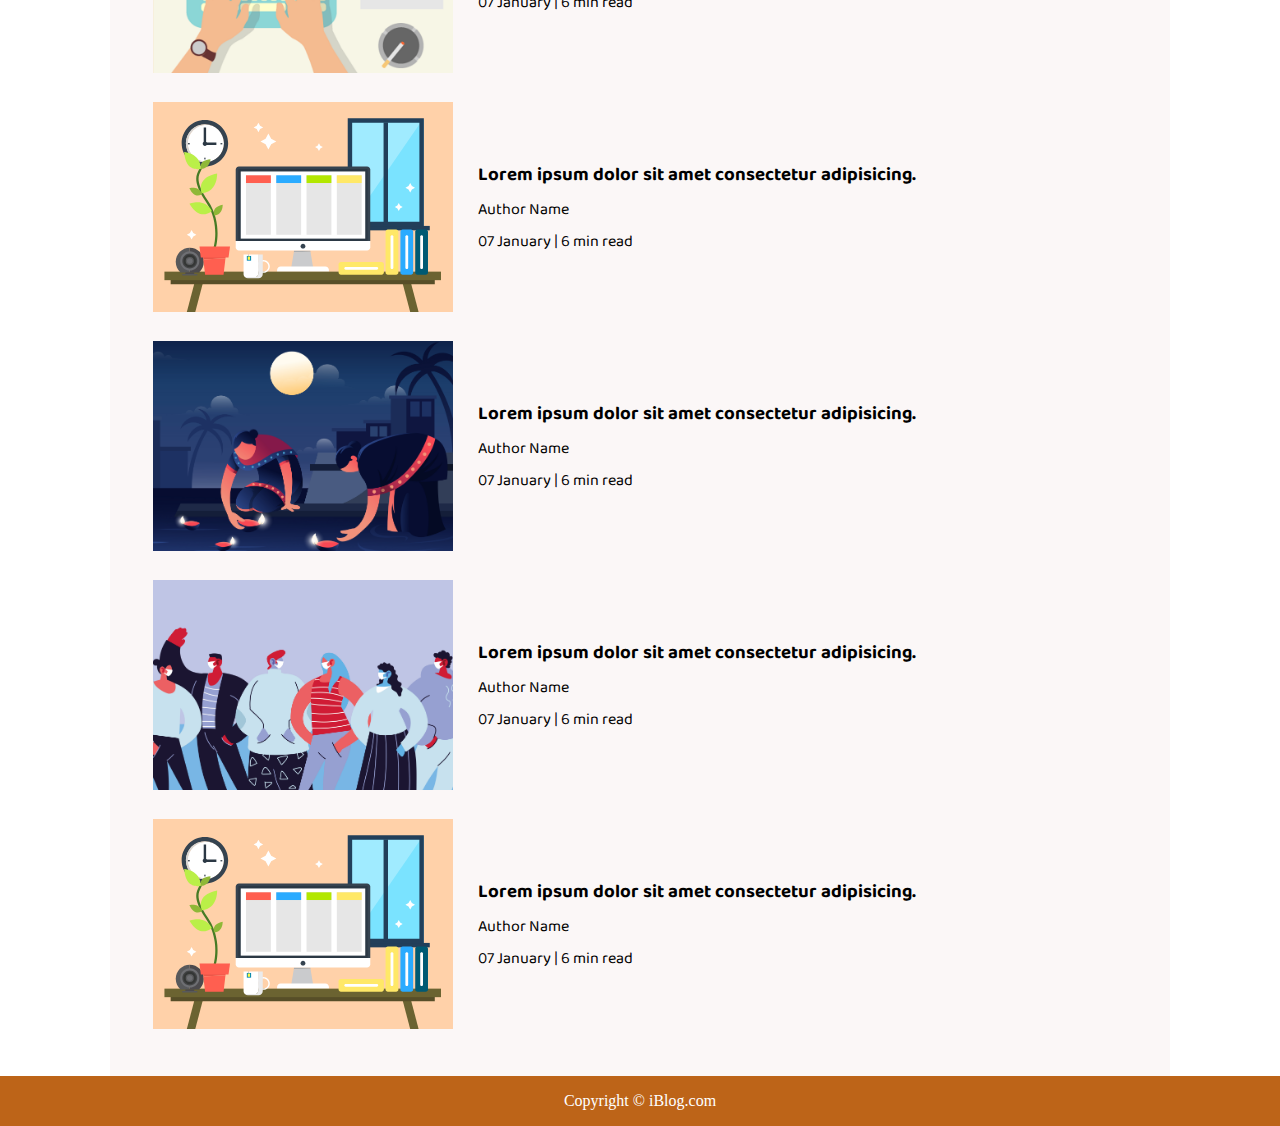
<file: TASK3/TASK3index.html>
<!DOCTYPE html>
<html lang="en">

<head>
    <meta charset="UTF-8">
    <meta name="viewport" content="width=device-width, initial-scale=1.0">
    <link rel="stylesheet" href="css/utils.css">
    <link rel="stylesheet" href="css/style.css">
    <link rel="stylesheet" href="css/mobile.css">
    <title>iBlog - Heaven for bloggers</title>
</head>

<body>
    <nav class="navigation max-width-1 m-auto">
        <div class="nav-left">
            <a href="/">
                <span><img src="img/logo.png" width="94px" alt=""></span>
            </a>
            <ul>
                <li><a href="##">Home</a></li>
                <li><a href="#">About</a></li>
                <li><a href="contact.html">Contact</a></li>
            </ul>
        </div>
        <div class="nav-right">
            <form>
                <input class="form-input" type="text" placeholder="Article Search">
                <button class="btn">Search</button>
            </form>

        </div>

    </nav>
    <div class="max-width-1 m-auto">
        <hr>
    </div>
    <div class="m-auto content max-width-1 my-2">
        <div class="content-left">
            <h1>The heaven for bloggers</h1>
            <p>iBlog is a website which lets you submit an article which upon approval will be up on our website and you
                can get a good amount of reach from here!</p>
            <p>My Halloween decorations are staying in the box this year. To be honest, they didn’t make it out of the
                box last year either. My Halloween spirit has officially been bludgeoned to death by teenagers who no
                longer care and a persistent October fear of the Northern California wildfires. And speaking of fear,
                isn’t there more than enough of that going around? Maybe all of us can pretend that Halloween isn’t even
                happening this year?</p>
        </div>
        <div class="content-right">
            <img src="img/home.svg" alt="iBlog">
        </div>
    </div>

    <div class="max-width-1 m-auto">
        <hr>
    </div>
    <div class="home-articles max-width-1 m-auto font2">
        <h2>Featured Articles</h2>
        <div class="home-article">
            <div class="home-article-img">
                <img src="img/3.png" alt="article">
            </div>
            <div class="home-article-content font1">
                <a href="blogpost.html">
                    <h3>Lorem ipsum dolor sit amet consectetur adipisicing.</h3>
                </a>

                <div>Author Name</div>
                <span>07 January | 6 min read</span>
            </div>
        </div>
        <div class="home-article">
            <div class="home-article-img">
                <img src="img/1.png" alt="article">
            </div>
            <div class="home-article-content font1">
                <a href="blogpost.html">
                    <h3>Lorem ipsum dolor sit amet consectetur adipisicing.</h3>
                </a>

                <div>Author Name</div>
                <span>07 January | 6 min read</span>
            </div>
        </div>
        <div class="home-article">
            <div class="home-article-img">
                <img src="img/2.png" alt="article">
            </div>
            <div class="home-article-content font1">
                <a href="blogpost.html">
                    <h3>Lorem ipsum dolor sit amet consectetur adipisicing.</h3>
                </a>

                <div>Author Name</div>
                <span>07 January | 6 min read</span>
            </div>
        </div>
        <div class="home-article">
            <div class="home-article-img">
                <img src="img/1.png" alt="article">
            </div>
            <div class="home-article-content font1">
                <a href="blogpost.html">
                    <h3>Lorem ipsum dolor sit amet consectetur adipisicing.</h3>
                </a>

                <div>Author Name</div>
                <span>07 January | 6 min read</span>
            </div>
        </div>
        <div class="home-article">
            <div class="home-article-img">
                <img src="img/11.svg" alt="article">
            </div>
            <div class="home-article-content font1">
                <a href="blogpost.html">
                    <h3>Lorem ipsum dolor sit amet consectetur adipisicing.</h3>
                </a>

                <div>Author Name</div>
                <span>07 January | 6 min read</span>
            </div>
        </div>
        <div class="home-article">
            <div class="home-article-img">
                <img src="img/3.png" alt="article">
            </div>
            <div class="home-article-content font1">
                <a href="blogpost.html">
                    <h3>Lorem ipsum dolor sit amet consectetur adipisicing.</h3>
                </a>

                <div>Author Name</div>
                <span>07 January | 6 min read</span>
            </div>
        </div>
        <div class="home-article">
            <div class="home-article-img">
                <img src="img/2.png" alt="article">
            </div>
            <div class="home-article-content font1">
                <a href="blogpost.html">
                    <h3>Lorem ipsum dolor sit amet consectetur adipisicing.</h3>
                </a>

                <div>Author Name</div>
                <span>07 January | 6 min read</span>
            </div>
        </div>
        <div class="home-article">
            <div class="home-article-img">
                <img src="img/11.svg" alt="article">
            </div>
            <div class="home-article-content font1">
                <a href="blogpost.html">
                    <h3>Lorem ipsum dolor sit amet consectetur adipisicing.</h3>
                </a>

                <div>Author Name</div>
                <span>07 January | 6 min read</span>
            </div>
        </div>

    </div>

    <div class="footer">
        <p>Copyright &copy; iBlog.com </p>
    </div>
</body>

</html>
</file>
<file: TASK1ProductLandingPage/styles.css>
*{
    margin: 0;
    padding: 0;
    box-sizing: border-box;
    font-family: 'Noto Sans', sans-serif;
}
.nav{
    color: white;
    display: flex;
    height: 110px;
    width: 100%;
    background-color: #090909;
    position: relative;
}

.imgcont img{
    height: 110px;
}
.imgcont{
    position: absolute;
    top: 0;
    left: 25px;
}

.menu{
    height: 100%;
    width: 40%;
    display: flex;
    justify-content: space-evenly;
    align-items: center;
    position: absolute;
    top: 0;
    left: 260px;
}
.menu a{
    list-style: none;
    text-decoration: none;
    color: white;
    text-transform: uppercase;
}

.greenarea{
    height: 100vh;
    width: 45%;
    background: linear-gradient( #ccee66,#6e9623);
    position: absolute;
    top: 0;
    right: 0;
    clip-path: polygon(0 0, 100% 0, 100% 100%, 40% 100%);
}

.searchbox{
    position: absolute;
    top: 41px;
    left: 150px;
}
#magnify{
    position: absolute;
    top: 0;
    left: -30px;
}
.searchbox input{
    height: 25px;
    border-radius: 6px;
}
.loginicon img{
    height: 60px;
    position: absolute;
    top: 21px;
    left: 520px;
}
.loginicon p{
    position: absolute;
    top:84px;
    left: 530px;
    color: #090909;
}
.shoeimg{
    position: absolute;
    top: 170px;
    left: 550px;
    transform: rotate(-15deg);
}

.body{
    height: 615px;
    width: 100%;
    background-color: black;
    color: white;
}

.text{
    height: 500px;
    width: 500px;
    margin-left: 20px;
    color: white;
    position: relative;
}

.h1box{
    position: absolute;
    top: 50px;
    left: 20px;
    font-size: 30px;
    text-align: center;
}
.starbox{
    position: absolute;
    top: 220px;
    left: 20px;
    font-size: larger;
}
.checked {
    color: orange;
  }

.pricebox{
    position: absolute;
    left: 260px;
    top: 220px;
    font-size: larger;
}
.textbox{
    position: absolute;
    left: 10px;
    top: 300px;
    font-size: larger;
    line-height: 25px;
}
.addtocart{
    height: 60px;
    width: 160px;
    border-radius: 20px;
    background-color: #ccee66;
    position: absolute;
    top: 480px;
    left: 120px;
    color: white;
    display: flex;
    justify-content: center;
    align-items: center;
    font-size: larger;
    border: 1px solid #090909;
    transition: 0.3s all 0s linear;
}
.addtocart:hover{
  transform: scale(1.2);
}



/* LOGIN PAGE CSS    */
.fullpage {
    height: 100vh;
    width: 100%;
    display: flex;
    justify-content: center;
    align-items: center;
  }
  #closebutton{
    height: 25px;
    width: 30px;
    border-radius: 5px;
  }
  .mainbox {
    height: 500px;
    width: 450px;
    background: linear-gradient(#ccee66, #6e9623);
    border-radius: 14px;
    position: relative;
    border: 3px solid #090909;
    box-shadow: 5px 10px 50px #6e9623;
  }
  .mainbox h1 {
    text-align: center;
    margin-top: 15px;
  }
  .email input {
    height: 35px;
    width: 75%;
    margin-left: 50px;
    margin-top: 15px;
    border-radius: 8px;
    padding: 10px;
  }
  .password input {
    height: 35px;
    width: 75%;
    margin-left: 50px;
    margin-top: 15px;
    border-radius: 8px;
    padding: 10px;
  }
  .forgotpass {
    margin-left: 160px;
    margin-top: 16px;
    padding: 2px;
  }
  .forgotpass a {
    font-size: large;
    color: blue;
  }
  .loginbox {
    height: 38px;
    width: 60%;
    border-radius: 20px;
    background-color: #090909;
    margin-top: 15px;
    margin-left: 80px;
    padding: 10px;
    text-align: center;
    color: white;
  }
  a {
    text-decoration: none;
  }
  .oneline {
    margin-top: 15px;
    margin-left: 105px;
    font-size: large;
  }
  .media {
    height: 38px;
    width: 80%;
    background-color: white;
    border-radius: 10px;
    margin-top: 28px;
    margin-left: 43px;
    padding: 5px;
    display: flex;
  }
  .media img {
    width: 8.5%;
    height: 99%;
    margin-left: 20px;
  }
  .media p {
    margin-left: 70px;
    margin-top: 5px;
    color: #090909;
  }

  .overlay {
    display: none;
    position: fixed;
    top: 0;
    left: 0;
    width: 100%;
    height: 100%;
    background-color: rgba(0, 0, 0, 0.8);
    z-index: 999; 
}
</file>
<file: TASK1Delicious Delights/deliciousdelights.css>
* {
  margin: 0;
  padding: 0;
  box-sizing: border-box;
}

.headbox {
  height: 150px;
  width: 100%;
  background-color: #00dbde;
  background-image: linear-gradient(90deg, #00dbde 0%, #fc00ff 100%);
  display: flex;
  justify-content: space-between;
  align-items: center;
  border: 2.5px solid black;
}

.logobox {
  height: 150px;
  width: 15%;
}
.logobox img {
  height: 150px;
  width: 100%;
  mix-blend-mode: multiply;
}

.linkbox {
  height: 150px;
  width: 45%;
  display: flex;
  justify-content: space-evenly;
  align-items: center;
}
.box {
  height: 50px;
  width: 25%;
  text-align: center;
}
.headbox a {
  text-decoration: none;
  font-size: 2rem;
  color: aliceblue;
}

.mainbox {
  height: 1900px;
  width: 100%;
  background-color: rgb(238, 222, 202);
  display: flex;
  flex-direction: column;
}
.dishes {
  border: 3px dashed black;
  background-color: rgb(255, 209, 150);
  height: 30%;
  width: 60%;
  margin: auto;
  display: flex;
  box-shadow: 15px 15px 30px rgb(21, 19, 19);
}

.imgbox {
  /* border: 1px solid black; */
  height: 100%;
  width: 50%;
  position: relative;
}

.contentbox {
  border: 1px solid black;
  height: 100%;
  width: 50%;
}

.imgbox img {
  height: 100%;
  width: 100%;
}

.titlebox {
  height: 30%;
  width: 100%;
  border: 1px solid black;
}
.titlebox p {
  text-align: center;
  font-size: 45px;
  padding-top: 60px;
}

.ingbox {
  height: 35%;
  width: 100%;
  border: 1px solid black;
}
.ingbox h2 {
  margin-left: 10px;
}

.methodbox {
  height: 35%;
  width: 100%;
  border: 1px solid black;
}
.methodbox h2 {
  margin-left: 10px;
}

.listdabba {
  width: 100%;
  height: 87%;
  display: flex;
}
.rightdabba {
  width: 50%;
  height: 100%;
  display: flex;
  flex-direction: column;
  justify-content: space-evenly;
  align-items: center;
}
.leftdabba {
  width: 50%;
  height: 100%;
  display: flex;
  flex-direction: column;
  justify-content: space-evenly;
  align-items: center;
}
.lefting {
  width: 80%;
  height: 30%;
  font-size: 20px;
}
.righting {
  width: 80%;
  height: 30%;
  font-size: 20px;
}

.recipedabba {
  width: 100%;
  height: 87%;
  display: flex;
  justify-content: space-evenly;
  flex-direction: column;
  align-items: center;
}

.recipeboxes {
  width: 95%;
  height: 18%;
  font-size: 19px;
}

.imgbox:hover {
  transition: all 0.5s linear 0s;
  transform: scale(1.06);
}

.imgbox .overlay {
  position: absolute;
  top: 0;
  left: 0;
  height: 100%;
  width: 100%;
  background-color: rgb(36, 34, 34, 0.613);
  display: flex;
  justify-content: center;
  align-items: center;
  opacity: 0;
}
.overlay a {
  color: azure;
  text-decoration: none;
  font-size: 1.6rem;
}
.imgbox .overlay:hover {
  transition: all 0.3s linear 0s;
  opacity: 1;
}

footer {
  height: 75px;
  width: 100%;
  background-color: #00dbde;
  background-image: linear-gradient(90deg, #00dbde 0%, #fc00ff 100%);
  color: azure;
  font-size: 2rem;
  text-align: center;
  border: 2.5px solid black;
}
</file>
<file: TASK3/css/utils.css>
@import url("https://fonts.googleapis.com/css2?family=Roboto&display=swap");
@import url("https://fonts.googleapis.com/css2?family=Baloo+Bhaina+2:wght@500&display=swap");
:root { 
  --main-bg-color: #bd6418;
  --font1: "Baloo Bhaina 2", cursive;
  --font2: "Roboto", sans-serif;
}

.center{
  text-align: center
}

.font1 {
  font-family: var(--font1);
}
.font2 {
  font-family: var(--font2);
}

.max-width-1 {
  max-width: 80vw;
}

.max-width-2 {
  max-width: 60vw;
}

.m-auto {
  margin: auto;
}

.mx-1{
  margin-left: 23px;
  margin-right: 23px;
}

.my-2{
  margin-top: 32px;
  margin-bottom: 32px;
}

.btn {
  padding: 0px 20px;
  padding-top: 3px;
  border: 2px solid black;
  border-radius: 6px;
  font-family: var(--font1);
  font-size: 16px;
  cursor: pointer;
  transition: all 0.3s ease-in-out;
}

.btn:hover {
  color: white;
  background: var(--main-bg-color);
}

.form-input {
  padding: 0px 5px;
  padding-top: 3px;
  font-size: 16px;
  border: 2px solid black;
  border-radius: 4px;
  margin: 0 13px;
  font-family: var(--font1);
}

.form-box input, textarea{
  width: 52vw;
  padding: 0px 6px;
  margin: 7px 0;
  font-size: 18px;
  font-family: var(--font1);
  border: 2px solid var(--main-bg-color);
    border-radius: 5px;
}
</file>
<file: TASK3/css/style.css>
* {
  margin: 0;
  padding: 0; 
}

.navigation {
  margin-top: 25px;
  font-family: var(--font1);
  /* height: 74px;  */
  display: flex;
  justify-content: space-between;
  align-items: center;
}

.nav-left {
  display: flex;
}

.nav-left span {
  font-size: 35px;
  padding-top: 10px;
}

.nav-left ul {
  display: flex;
  align-items: center;
  margin: 0 77px;
  font-size: 22px;
  padding-bottom: 23px;
}

.nav-left ul li {
  list-style: none;
  margin: 0 14px;
  font-family: var(--font2);
  transition: all 0.3s ease-in-out;
}

.nav-left ul li a {
  text-decoration: none;
  color: black;
}

.nav-left ul li a:hover {
  color: var(--main-bg-color);
  font-weight: bolder;
}

.content {
  height: 100%;
  display: flex;
  margin-top: 32px;
  padding: 9px;
  position: relative;
}

.content::after {
  content: "";
  background-image: url("../img/11.svg");
  position: absolute;
  width: 100%;
  height: inherit;
  opacity: 0.15;
  border-radius: 12px;
}

.content-left {
  font-family: var(--font1);
  display: flex;
  flex-direction: column;
  justify-content: center;
  padding: 49px;
  z-index: 1;
}

.content-right {
  display: flex;
  align-items: center;
  justify-content: center;
}

.content-right img {
  height: 355px;
  border: 2px solid black;
  border-radius: 200px;
}

.home-articles {
  padding: 18px;
  background-color: rgb(248, 239, 239, 0.5);
  margin-top: 23px;
  position: relative;
}

.year-box {
  position: absolute;  
  right: 0px;
  top: 100px;
  width: 234px;
  height: 255px;
  font-size: 18px;
}

.year-box div {
  margin: 12px 0px;
}

.home-article {
  display: flex;
  margin: 25px;
}

.home-article img {
  width: 300px;
}

.home-article-content {
  align-self: center;
  padding: 25px;
}

.home-article-content a {
  text-decoration: none;
  color: black;
}
/* .home-articles{} */
.footer {
  height: 50px;
  background-color: var(--main-bg-color);
  display: flex;
  align-items: center;
  justify-content: center;
  color: white;
  flex-direction: column;
}

.footer a {
  color: white;
}
</file>
<file: TASK3/css/blogpost.css>
.post-img{
    height: 404px;
    overflow: hidden; 
}
.post-img img{
    width: 100%;
}
.blog-post-content h1{
    text-align: center;
}
.blog-post-content p{
    font-size: 18px; 
}

.row{
    display: flex;
}
.more-post{
    flex-direction: column; 
    align-items: center;
}
.blogpost-meta{ 
    display: flex;
    justify-content: space-between;
}

.author-info{
    margin: 12px 0;
}
.author-info div{
    padding: 4px 0px;
    font-family: var(--font2);
}
.social{
    padding-right: 53px;
    align-self: center;
    cursor: pointer;
}
</file>
<file: TASK3/css/mobile.css>
@media screen and (max-width: 1200px) {
  .navigation {
    flex-direction: column;
    margin-bottom: 23px;
  }

  .nav-left {
    flex-direction: column;
    text-align: center;
  }

  .content-right {
    display: none;
  }

  .home-article {
    flex-direction: column;
  }

  .home-article-img {
    text-align: center;
  }

  .year-box {
    top: 25px;
    left: 60vw;
    font-size: 11px;
    display: flex;
  }

  .year-box div {
    padding: 0 3px;
    margin: 0;
  }

  .home-article img {
    width: 70vw;
  }
  .form-input {
    width: 50%;
  }
  .form-box input,
  textarea {
    width: 66vw;
  }
  .row {
    flex-direction: column;
  }
  .social {
    padding: 0;
  }
  .post-img {
    height: auto;
  }
  .adjust-year {
    position: static;
    height: auto;
    padding: 12px 0px;
    display: flex;
    justify-content: flex-end;
    width: 100%;
  }
}
</file>
<file: TASK3/css/contact.css>
.contact-content{  
    height: 100vh;
    margin-top: 32px;
    padding: 9px;
    position: relative; 
    overflow: hidden;
  }
  
  .contact-content::after {
    content: "";
    background-image: url("../img/11.svg");
    position: absolute;
    top:0;
    width: 100%;
    height: inherit;
    opacity: 0.15;
    border-radius: 12px;
    z-index: -1;
  }
</file>
